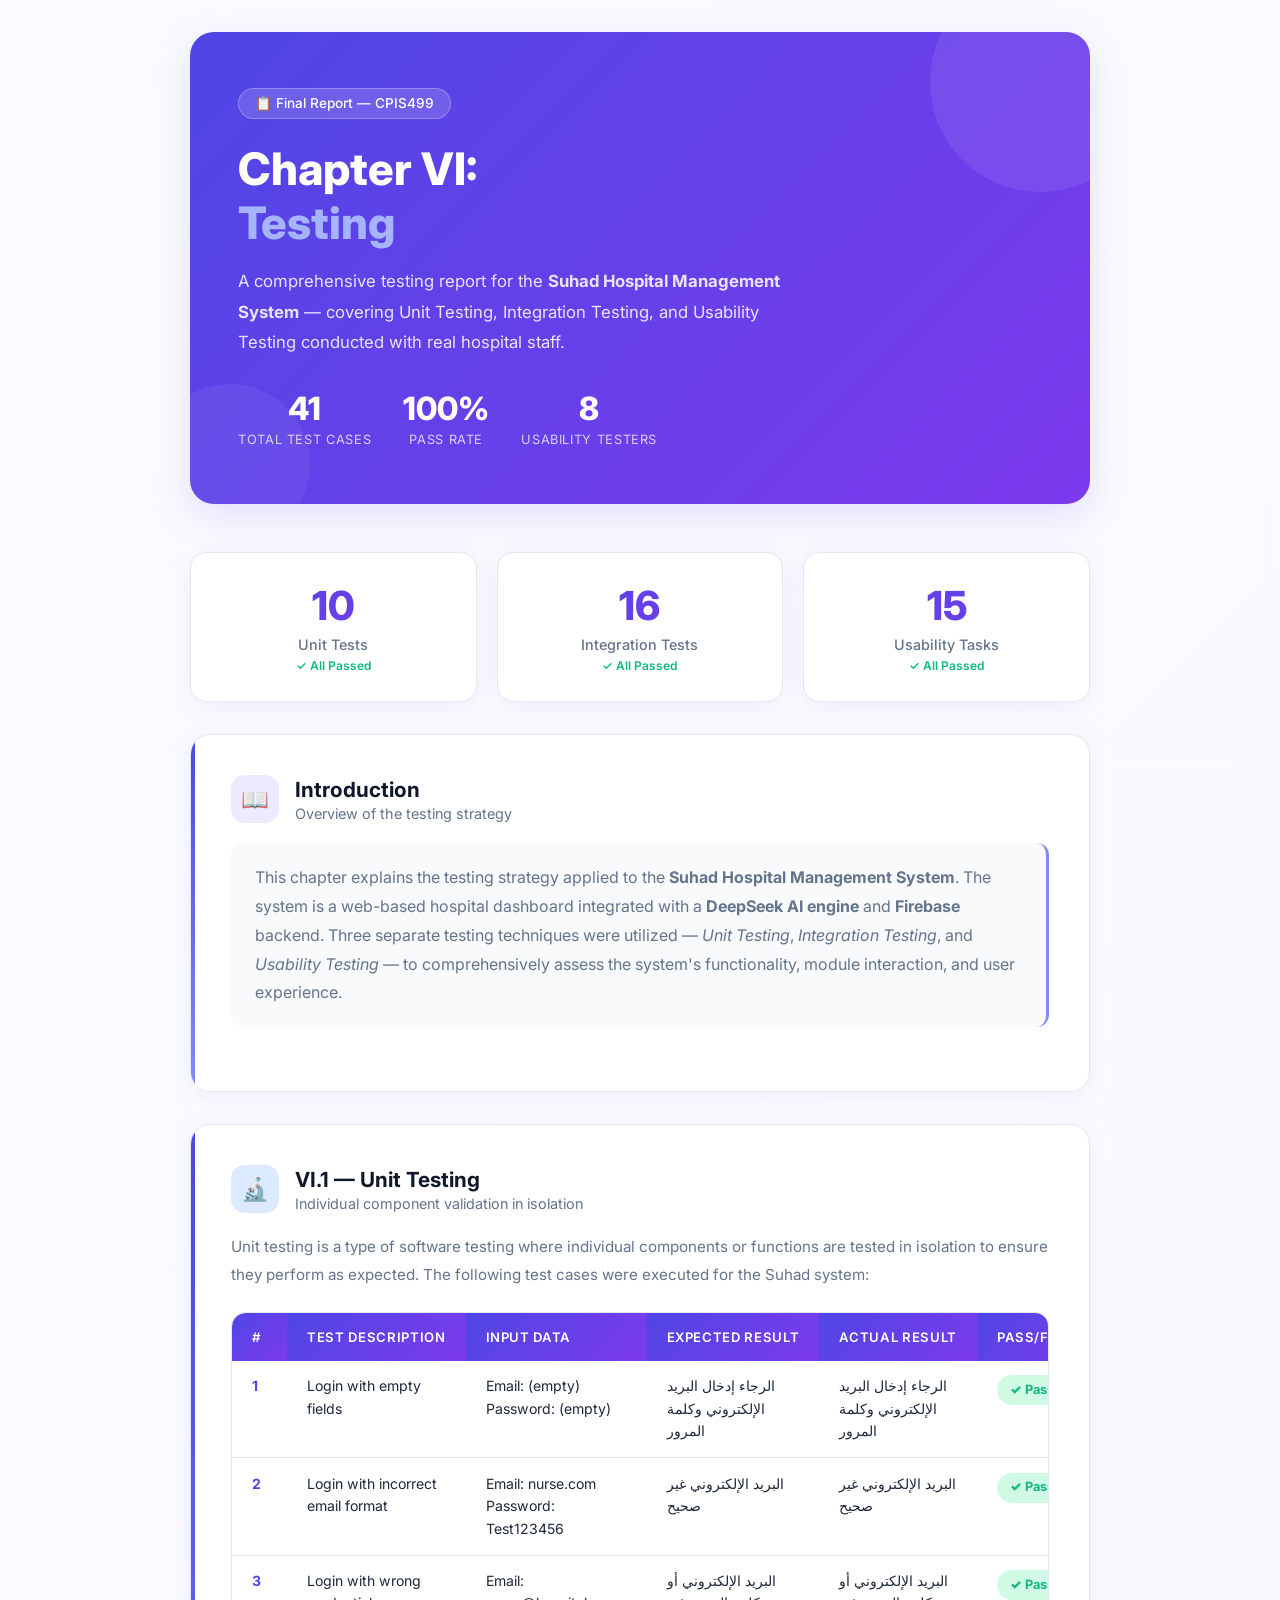
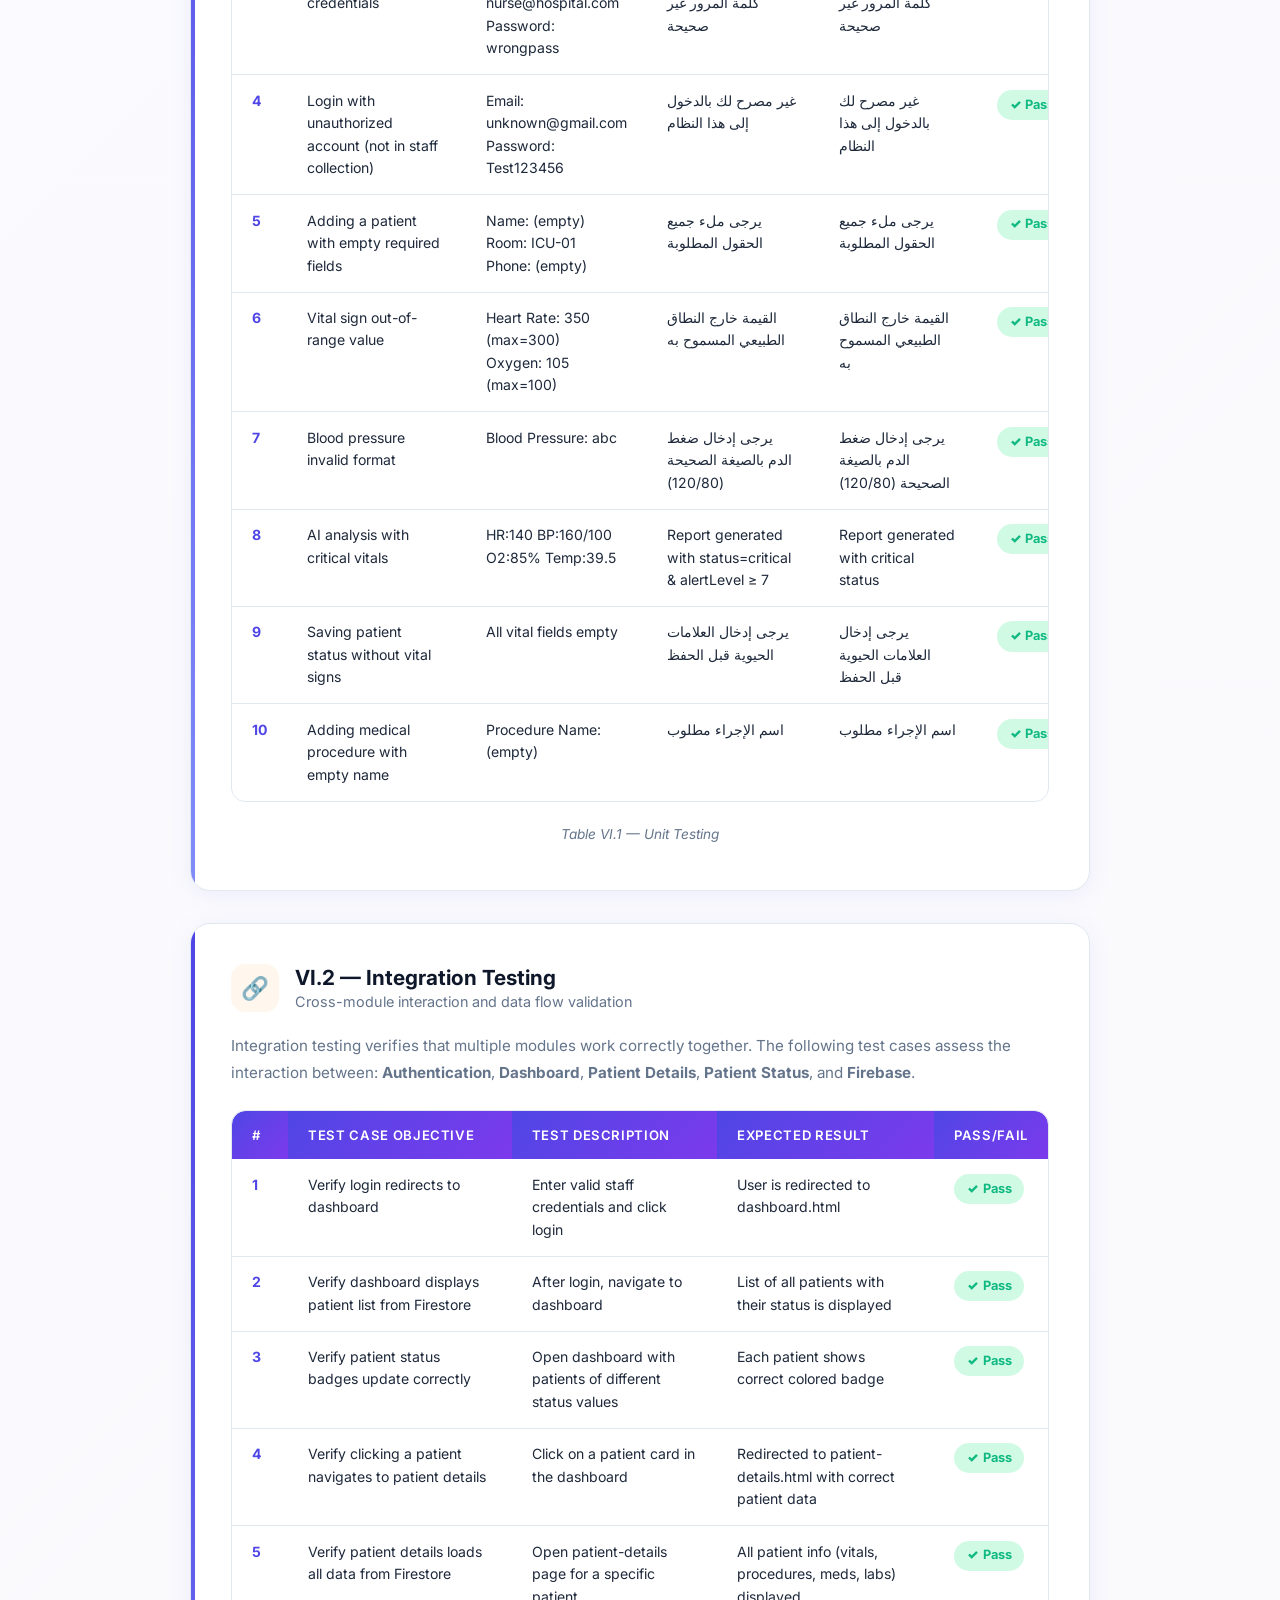
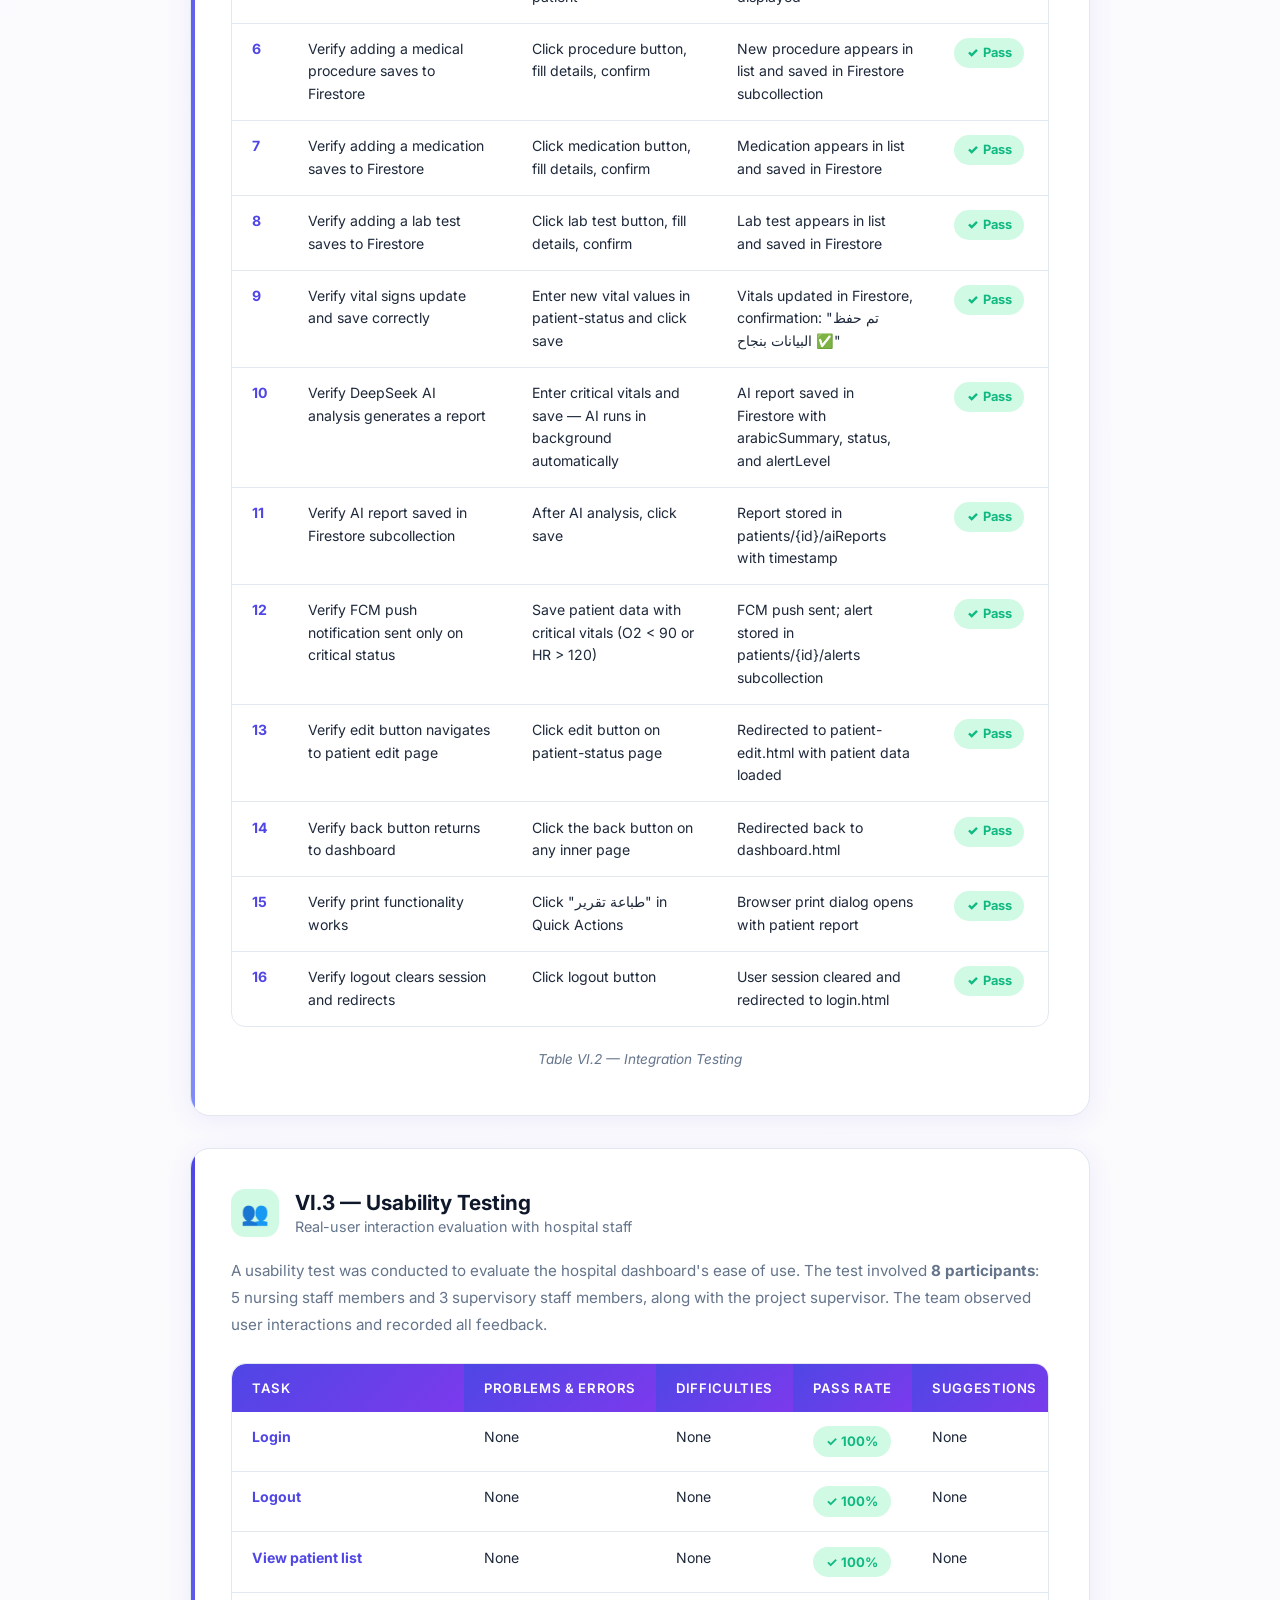
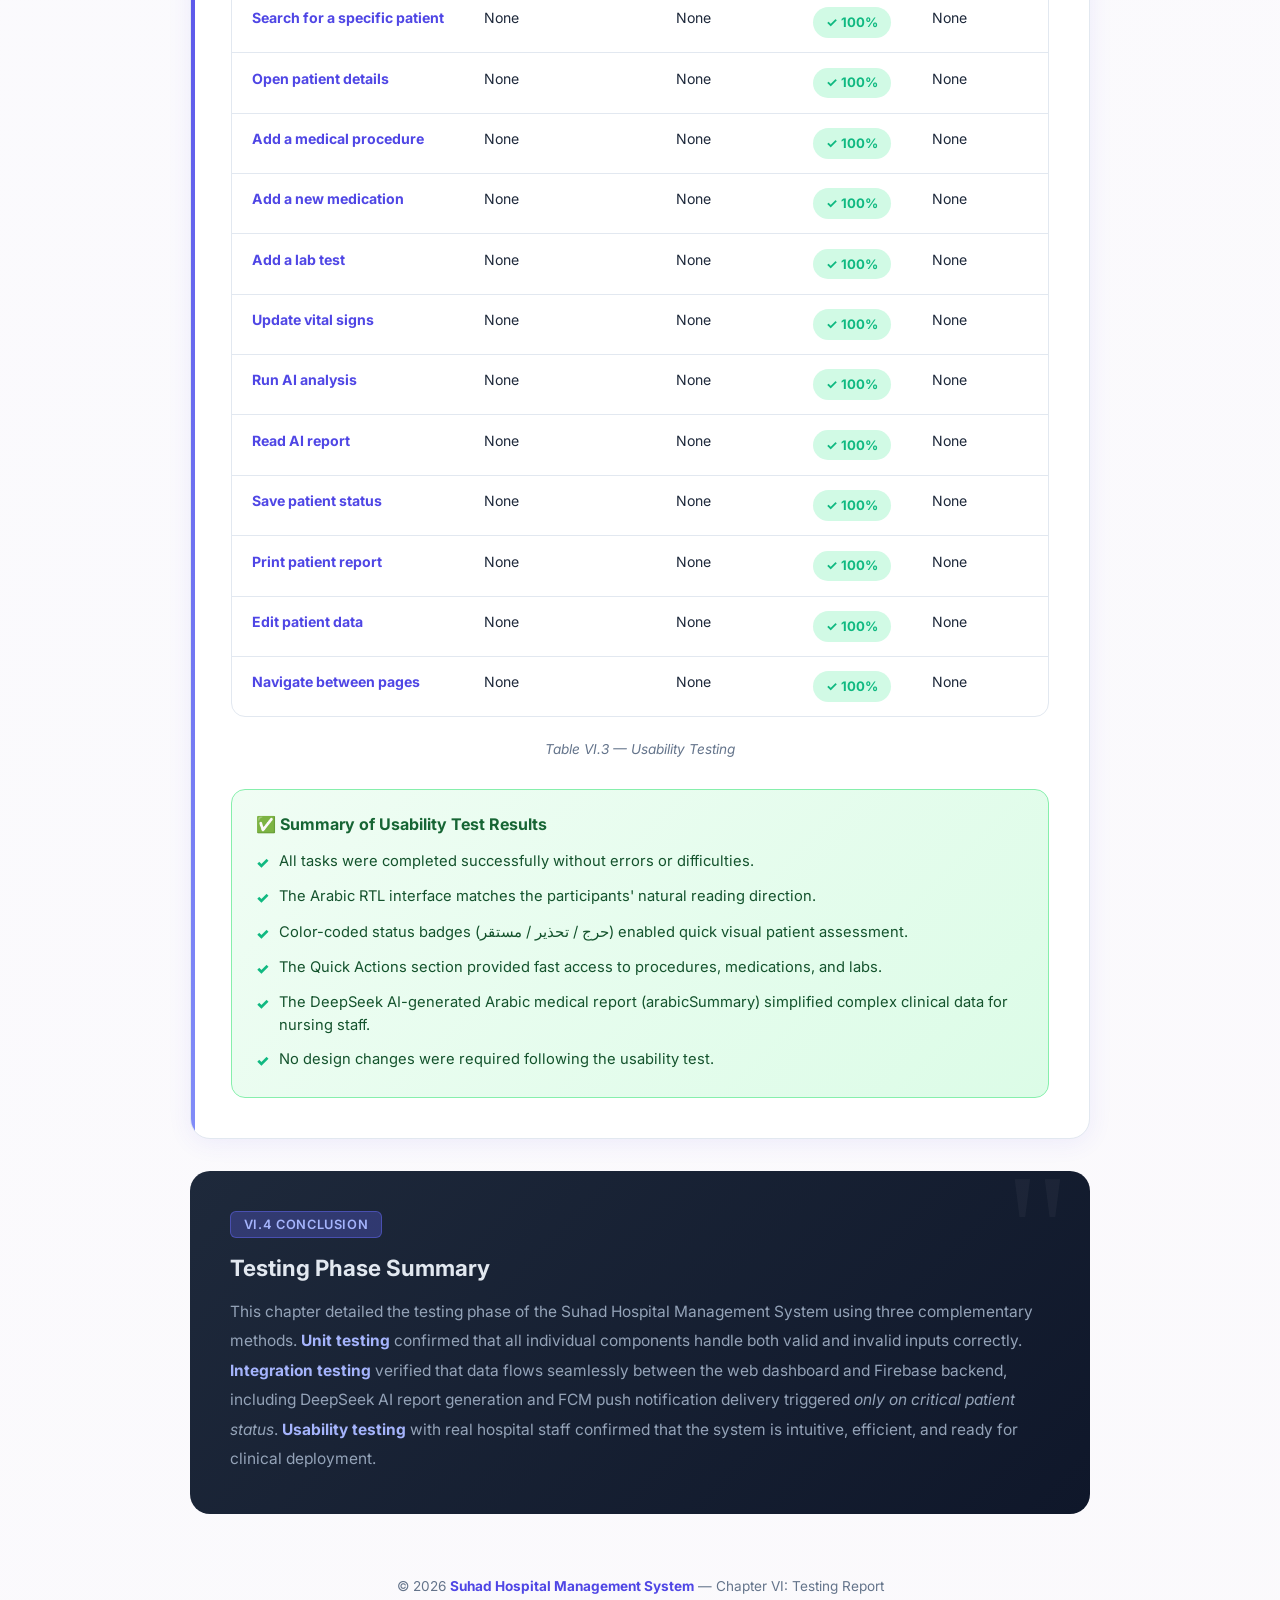
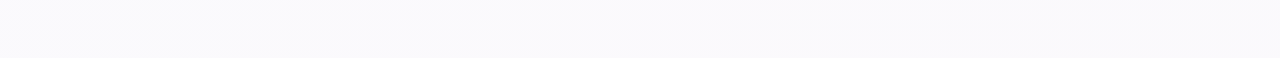
<file: hospital_dashboard/chapter6-testing.html>
<!DOCTYPE html>
<html lang="en" dir="ltr">
<head>
    <meta charset="UTF-8">
    <meta name="viewport" content="width=device-width, initial-scale=1.0">
    <title>Chapter VI: Testing — Suhad Hospital System</title>
    <link href="https://fonts.googleapis.com/css2?family=Inter:wght@300;400;500;600;700;800&family=Cairo:wght@400;600;700&display=swap" rel="stylesheet">
    <style>
        :root {
            --primary: #4f46e5;
            --primary-light: #818cf8;
            --primary-bg: #eef2ff;
            --success: #10b981;
            --success-bg: #d1fae5;
            --warning: #f59e0b;
            --danger: #ef4444;
            --dark: #0f172a;
            --body: #1e293b;
            --muted: #64748b;
            --border: #e2e8f0;
            --surface: #f8fafc;
            --white: #ffffff;
            --shadow: 0 4px 24px rgba(79, 70, 229, 0.08);
            --shadow-lg: 0 12px 40px rgba(79, 70, 229, 0.15);
        }

        * { margin: 0; padding: 0; box-sizing: border-box; }

        body {
            font-family: 'Inter', sans-serif;
            background: linear-gradient(135deg, #667eea08 0%, #764ba208 100%);
            color: var(--body);
            min-height: 100vh;
            padding: 2rem 1rem;
        }

        /* ── Cover / Hero ── */
        .cover {
            max-width: 900px;
            margin: 0 auto 3rem;
            background: linear-gradient(135deg, #4f46e5 0%, #7c3aed 100%);
            border-radius: 24px;
            padding: 3.5rem 3rem;
            color: white;
            position: relative;
            overflow: hidden;
            box-shadow: var(--shadow-lg);
        }
        .cover::before {
            content: '';
            position: absolute;
            top: -60px; right: -60px;
            width: 220px; height: 220px;
            border-radius: 50%;
            background: rgba(255,255,255,0.08);
        }
        .cover::after {
            content: '';
            position: absolute;
            bottom: -40px; left: -40px;
            width: 160px; height: 160px;
            border-radius: 50%;
            background: rgba(255,255,255,0.06);
        }
        .cover-tag {
            display: inline-flex;
            align-items: center;
            gap: 0.5rem;
            background: rgba(255,255,255,0.15);
            border: 1px solid rgba(255,255,255,0.25);
            padding: 0.4rem 1rem;
            border-radius: 100px;
            font-size: 0.85rem;
            font-weight: 500;
            margin-bottom: 1.5rem;
            backdrop-filter: blur(8px);
        }
        .cover h1 {
            font-size: clamp(1.8rem, 4vw, 2.8rem);
            font-weight: 800;
            line-height: 1.2;
            margin-bottom: 1rem;
        }
        .cover h1 span { color: #a5b4fc; }
        .cover p {
            font-size: 1.05rem;
            opacity: 0.85;
            max-width: 560px;
            line-height: 1.8;
            margin-bottom: 2rem;
        }
        .cover-stats {
            display: flex;
            gap: 2rem;
            flex-wrap: wrap;
        }
        .stat-item { text-align: center; }
        .stat-num {
            font-size: 2rem;
            font-weight: 800;
            display: block;
        }
        .stat-label {
            font-size: 0.8rem;
            opacity: 0.75;
            text-transform: uppercase;
            letter-spacing: 0.05em;
        }

        /* ── Container ── */
        .container { max-width: 900px; margin: 0 auto; }

        /* ── Section Card ── */
        .section-card {
            background: var(--white);
            border-radius: 20px;
            padding: 2.5rem;
            margin-bottom: 2rem;
            box-shadow: var(--shadow);
            border: 1px solid var(--border);
            position: relative;
            overflow: hidden;
        }
        .section-card::before {
            content: '';
            position: absolute;
            top: 0; left: 0;
            width: 4px; height: 100%;
            background: linear-gradient(180deg, var(--primary) 0%, var(--primary-light) 100%);
            border-radius: 4px 0 0 4px;
        }

        .section-header {
            display: flex;
            align-items: center;
            gap: 1rem;
            margin-bottom: 1.25rem;
        }
        .section-icon {
            width: 48px; height: 48px;
            border-radius: 14px;
            display: flex;
            align-items: center;
            justify-content: center;
            font-size: 1.4rem;
            flex-shrink: 0;
        }
        .icon-purple { background: #ede9fe; color: #7c3aed; }
        .icon-blue   { background: #dbeafe; color: #2563eb; }
        .icon-green  { background: #d1fae5; color: #059669; }
        .icon-orange { background: #fff7ed; color: #ea580c; }

        .section-title-wrap h2 {
            font-size: 1.3rem;
            font-weight: 700;
            color: var(--dark);
        }
        .section-title-wrap p {
            font-size: 0.9rem;
            color: var(--muted);
            margin-top: 0.2rem;
        }

        .intro-text {
            font-size: 1rem;
            line-height: 1.8;
            color: var(--muted);
            padding: 1.25rem 1.5rem;
            background: var(--surface);
            border-radius: 12px;
            border-right: 3px solid var(--primary-light);
            margin-bottom: 1.5rem;
        }

        /* ── Tables ── */
        .table-wrapper {
            overflow-x: auto;
            border-radius: 14px;
            border: 1px solid var(--border);
            margin-bottom: 1rem;
        }
        table {
            width: 100%;
            border-collapse: collapse;
            font-size: 0.88rem;
        }
        thead th {
            background: linear-gradient(135deg, #4f46e5 0%, #7c3aed 100%);
            color: white;
            padding: 1rem 1.25rem;
            text-align: left;
            font-weight: 600;
            font-size: 0.82rem;
            text-transform: uppercase;
            letter-spacing: 0.05em;
            white-space: nowrap;
        }
        thead th:first-child { border-radius: 14px 0 0 0; }
        thead th:last-child  { border-radius: 0 14px 0 0; }

        tbody tr {
            border-bottom: 1px solid var(--border);
            transition: background 0.15s ease;
        }
        tbody tr:hover { background: #f8faff; }
        tbody tr:last-child { border-bottom: none; }

        tbody td {
            padding: 0.9rem 1.25rem;
            color: var(--body);
            vertical-align: top;
            line-height: 1.6;
        }
        tbody td:first-child {
            font-weight: 700;
            color: var(--primary);
            white-space: nowrap;
        }

        /* Pass Badge */
        .badge-pass {
            display: inline-flex;
            align-items: center;
            gap: 0.3rem;
            padding: 0.3rem 0.8rem;
            background: var(--success-bg);
            color: var(--success);
            border-radius: 100px;
            font-weight: 700;
            font-size: 0.8rem;
            white-space: nowrap;
        }
        .badge-pass::before { content: '✓'; font-weight: 900; }

        .badge-positive {
            display: inline-flex;
            padding: 0.25rem 0.6rem;
            background: #eff6ff;
            color: #2563eb;
            border-radius: 6px;
            font-size: 0.75rem;
            font-weight: 600;
        }

        .badge-100 {
            display: inline-flex;
            align-items: center;
            gap: 0.3rem;
            padding: 0.3rem 0.8rem;
            background: var(--success-bg);
            color: var(--success);
            border-radius: 100px;
            font-weight: 700;
            font-size: 0.82rem;
        }

        /* ── Table Caption ── */
        .table-caption {
            text-align: center;
            font-size: 0.85rem;
            color: var(--muted);
            font-style: italic;
            margin-top: 0.75rem;
            padding: 0.5rem;
        }

        /* ── Summary Box ── */
        .summary-box {
            background: linear-gradient(135deg, #f0fdf4 0%, #dcfce7 100%);
            border: 1px solid #86efac;
            border-radius: 14px;
            padding: 1.5rem;
            margin-top: 1.5rem;
        }
        .summary-box h4 {
            font-size: 1rem;
            font-weight: 700;
            color: #166534;
            margin-bottom: 1rem;
            display: flex;
            align-items: center;
            gap: 0.5rem;
        }
        .summary-list {
            list-style: none;
            display: flex;
            flex-direction: column;
            gap: 0.6rem;
        }
        .summary-list li {
            display: flex;
            align-items: flex-start;
            gap: 0.6rem;
            font-size: 0.92rem;
            color: #14532d;
            line-height: 1.6;
        }
        .summary-list li::before {
            content: '✓';
            color: var(--success);
            font-weight: 900;
            flex-shrink: 0;
            margin-top: 2px;
        }

        /* ── Conclusion Card ── */
        .conclusion-card {
            background: linear-gradient(135deg, #1e293b 0%, #0f172a 100%);
            border-radius: 20px;
            padding: 2.5rem;
            color: white;
            margin-bottom: 2rem;
            position: relative;
            overflow: hidden;
        }
        .conclusion-card::before {
            content: '"';
            position: absolute;
            top: -20px; right: 20px;
            font-size: 10rem;
            color: rgba(255,255,255,0.04);
            font-family: Georgia, serif;
            line-height: 1;
        }
        .conclusion-card .section-tag {
            display: inline-block;
            background: rgba(99,102,241,0.3);
            border: 1px solid rgba(99,102,241,0.5);
            color: #a5b4fc;
            padding: 0.3rem 0.8rem;
            border-radius: 6px;
            font-size: 0.8rem;
            font-weight: 600;
            margin-bottom: 1rem;
            text-transform: uppercase;
            letter-spacing: 0.05em;
        }
        .conclusion-card h2 {
            font-size: 1.4rem;
            font-weight: 700;
            margin-bottom: 1rem;
            color: #e2e8f0;
        }
        .conclusion-card p {
            font-size: 0.97rem;
            line-height: 1.9;
            color: #94a3b8;
        }

        /* ── Overall Stats ── */
        .stats-grid {
            display: grid;
            grid-template-columns: repeat(3, 1fr);
            gap: 1.25rem;
            margin-bottom: 2rem;
        }
        .stat-card {
            background: var(--white);
            border-radius: 16px;
            padding: 1.75rem 1.5rem;
            text-align: center;
            border: 1px solid var(--border);
            box-shadow: var(--shadow);
            transition: transform 0.2s ease, box-shadow 0.2s ease;
        }
        .stat-card:hover {
            transform: translateY(-4px);
            box-shadow: var(--shadow-lg);
        }
        .stat-card-num {
            font-size: 2.5rem;
            font-weight: 800;
            background: linear-gradient(135deg, #4f46e5, #7c3aed);
            -webkit-background-clip: text;
            -webkit-text-fill-color: transparent;
            background-clip: text;
            display: block;
            margin-bottom: 0.4rem;
        }
        .stat-card-label {
            font-size: 0.9rem;
            color: var(--muted);
            font-weight: 500;
        }
        .stat-card-sub {
            font-size: 0.75rem;
            color: var(--success);
            font-weight: 600;
            margin-top: 0.3rem;
        }

        /* ── Footer ── */
        footer {
            text-align: center;
            padding: 2rem;
            color: var(--muted);
            font-size: 0.85rem;
        }
        footer strong { color: var(--primary); }

        /* ── Print ── */
        @media print {
            body { background: white; padding: 0; }
            .cover { border-radius: 0; }
            .section-card { box-shadow: none; border: 1px solid #ddd; }
        }

        @media (max-width: 640px) {
            .stats-grid { grid-template-columns: 1fr; }
            .section-card { padding: 1.5rem; }
            .cover { padding: 2rem 1.5rem; }
            .cover-stats { gap: 1.25rem; }
        }
    </style>
</head>
<body>

    <!-- Cover -->
    <div class="cover">
        <div class="cover-tag">📋 Final Report — CPIS499</div>
        <h1>Chapter VI:<br><span>Testing</span></h1>
        <p>
            A comprehensive testing report for the <strong>Suhad Hospital Management System</strong> —
            covering Unit Testing, Integration Testing, and Usability Testing conducted with real hospital staff.
        </p>
        <div class="cover-stats">
            <div class="stat-item">
                <span class="stat-num">41</span>
                <span class="stat-label">Total Test Cases</span>
            </div>
            <div class="stat-item">
                <span class="stat-num">100%</span>
                <span class="stat-label">Pass Rate</span>
            </div>
            <div class="stat-item">
                <span class="stat-num">8</span>
                <span class="stat-label">Usability Testers</span>
            </div>
        </div>
    </div>

    <div class="container">

        <!-- Overall Stats -->
        <div class="stats-grid">
            <div class="stat-card">
                <span class="stat-card-num">10</span>
                <div class="stat-card-label">Unit Tests</div>
                <div class="stat-card-sub">✓ All Passed</div>
            </div>
            <div class="stat-card">
                <span class="stat-card-num">16</span>
                <div class="stat-card-label">Integration Tests</div>
                <div class="stat-card-sub">✓ All Passed</div>
            </div>
            <div class="stat-card">
                <span class="stat-card-num">15</span>
                <div class="stat-card-label">Usability Tasks</div>
                <div class="stat-card-sub">✓ All Passed</div>
            </div>
        </div>

        <!-- Introduction -->
        <div class="section-card">
            <div class="section-header">
                <div class="section-icon icon-purple">📖</div>
                <div class="section-title-wrap">
                    <h2>Introduction</h2>
                    <p>Overview of the testing strategy</p>
                </div>
            </div>
            <div class="intro-text">
                This chapter explains the testing strategy applied to the <strong>Suhad Hospital Management System</strong>.
                The system is a web-based hospital dashboard integrated with a <strong>DeepSeek AI engine</strong> and <strong>Firebase</strong> backend.
                Three separate testing techniques were utilized — <em>Unit Testing</em>, <em>Integration Testing</em>, and <em>Usability Testing</em> —
                to comprehensively assess the system's functionality, module interaction, and user experience.
            </div>
        </div>

        <!-- VI.1 Unit Testing -->
        <div class="section-card">
            <div class="section-header">
                <div class="section-icon icon-blue">🔬</div>
                <div class="section-title-wrap">
                    <h2>VI.1 — Unit Testing</h2>
                    <p>Individual component validation in isolation</p>
                </div>
            </div>
            <p style="color:var(--muted); font-size:0.95rem; line-height:1.8; margin-bottom:1.5rem;">
                Unit testing is a type of software testing where individual components or functions are tested in isolation
                to ensure they perform as expected. The following test cases were executed for the Suhad system:
            </p>
            <div class="table-wrapper">
                <table>
                    <thead>
                        <tr>
                            <th>#</th>
                            <th>Test Description</th>
                            <th>Input Data</th>
                            <th>Expected Result</th>
                            <th>Actual Result</th>
                            <th>Pass/Fail</th>
                            <th>Remark</th>
                        </tr>
                    </thead>
                    <tbody>
                        <tr>
                            <td>1</td>
                            <td>Login with empty fields</td>
                            <td>Email: (empty) Password: (empty)</td>
                            <td>الرجاء إدخال البريد الإلكتروني وكلمة المرور</td>
                            <td>الرجاء إدخال البريد الإلكتروني وكلمة المرور</td>
                            <td><span class="badge-pass">Pass</span></td>
                            <td><span class="badge-positive">Positive</span></td>
                        </tr>
                        <tr>
                            <td>2</td>
                            <td>Login with incorrect email format</td>
                            <td>Email: nurse.com<br>Password: Test123456</td>
                            <td>البريد الإلكتروني غير صحيح</td>
                            <td>البريد الإلكتروني غير صحيح</td>
                            <td><span class="badge-pass">Pass</span></td>
                            <td><span class="badge-positive">Positive</span></td>
                        </tr>
                        <tr>
                            <td>3</td>
                            <td>Login with wrong credentials</td>
                            <td>Email: nurse@hospital.com<br>Password: wrongpass</td>
                            <td>البريد الإلكتروني أو كلمة المرور غير صحيحة</td>
                            <td>البريد الإلكتروني أو كلمة المرور غير صحيحة</td>
                            <td><span class="badge-pass">Pass</span></td>
                            <td><span class="badge-positive">Positive</span></td>
                        </tr>
                        <tr>
                            <td>4</td>
                            <td>Login with unauthorized account (not in staff collection)</td>
                            <td>Email: unknown@gmail.com<br>Password: Test123456</td>
                            <td>غير مصرح لك بالدخول إلى هذا النظام</td>
                            <td>غير مصرح لك بالدخول إلى هذا النظام</td>
                            <td><span class="badge-pass">Pass</span></td>
                            <td><span class="badge-positive">Positive</span></td>
                        </tr>
                        <tr>
                            <td>5</td>
                            <td>Adding a patient with empty required fields</td>
                            <td>Name: (empty)<br>Room: ICU-01<br>Phone: (empty)</td>
                            <td>يرجى ملء جميع الحقول المطلوبة</td>
                            <td>يرجى ملء جميع الحقول المطلوبة</td>
                            <td><span class="badge-pass">Pass</span></td>
                            <td><span class="badge-positive">Positive</span></td>
                        </tr>
                        <tr>
                            <td>6</td>
                            <td>Vital sign out-of-range value</td>
                            <td>Heart Rate: 350 (max=300)<br>Oxygen: 105 (max=100)</td>
                            <td>القيمة خارج النطاق الطبيعي المسموح به</td>
                            <td>القيمة خارج النطاق الطبيعي المسموح به</td>
                            <td><span class="badge-pass">Pass</span></td>
                            <td><span class="badge-positive">Positive</span></td>
                        </tr>
                        <tr>
                            <td>7</td>
                            <td>Blood pressure invalid format</td>
                            <td>Blood Pressure: abc</td>
                            <td>يرجى إدخال ضغط الدم بالصيغة الصحيحة (120/80)</td>
                            <td>يرجى إدخال ضغط الدم بالصيغة الصحيحة (120/80)</td>
                            <td><span class="badge-pass">Pass</span></td>
                            <td><span class="badge-positive">Positive</span></td>
                        </tr>
                        <tr>
                            <td>8</td>
                            <td>AI analysis with critical vitals</td>
                            <td>HR:140 BP:160/100<br>O2:85% Temp:39.5</td>
                            <td>Report generated with status=critical &amp; alertLevel ≥ 7</td>
                            <td>Report generated with critical status</td>
                            <td><span class="badge-pass">Pass</span></td>
                            <td><span class="badge-positive">Positive</span></td>
                        </tr>
                        <tr>
                            <td>9</td>
                            <td>Saving patient status without vital signs</td>
                            <td>All vital fields empty</td>
                            <td>يرجى إدخال العلامات الحيوية قبل الحفظ</td>
                            <td>يرجى إدخال العلامات الحيوية قبل الحفظ</td>
                            <td><span class="badge-pass">Pass</span></td>
                            <td><span class="badge-positive">Positive</span></td>
                        </tr>
                        <tr>
                            <td>10</td>
                            <td>Adding medical procedure with empty name</td>
                            <td>Procedure Name: (empty)</td>
                            <td>اسم الإجراء مطلوب</td>
                            <td>اسم الإجراء مطلوب</td>
                            <td><span class="badge-pass">Pass</span></td>
                            <td><span class="badge-positive">Positive</span></td>
                        </tr>
                    </tbody>
                </table>
            </div>
            <p class="table-caption">Table VI.1 — Unit Testing</p>
        </div>

        <!-- VI.2 Integration Testing -->
        <div class="section-card">
            <div class="section-header">
                <div class="section-icon icon-orange">🔗</div>
                <div class="section-title-wrap">
                    <h2>VI.2 — Integration Testing</h2>
                    <p>Cross-module interaction and data flow validation</p>
                </div>
            </div>
            <p style="color:var(--muted); font-size:0.95rem; line-height:1.8; margin-bottom:1.5rem;">
                Integration testing verifies that multiple modules work correctly together. The following test cases assess
                the interaction between: <strong>Authentication</strong>, <strong>Dashboard</strong>,
                <strong>Patient Details</strong>, <strong>Patient Status</strong>, and <strong>Firebase</strong>.
            </p>
            <div class="table-wrapper">
                <table>
                    <thead>
                        <tr>
                            <th>#</th>
                            <th>Test Case Objective</th>
                            <th>Test Description</th>
                            <th>Expected Result</th>
                            <th>Pass/Fail</th>
                        </tr>
                    </thead>
                    <tbody>
                        <tr>
                            <td>1</td>
                            <td>Verify login redirects to dashboard</td>
                            <td>Enter valid staff credentials and click login</td>
                            <td>User is redirected to dashboard.html</td>
                            <td><span class="badge-pass">Pass</span></td>
                        </tr>
                        <tr>
                            <td>2</td>
                            <td>Verify dashboard displays patient list from Firestore</td>
                            <td>After login, navigate to dashboard</td>
                            <td>List of all patients with their status is displayed</td>
                            <td><span class="badge-pass">Pass</span></td>
                        </tr>
                        <tr>
                            <td>3</td>
                            <td>Verify patient status badges update correctly</td>
                            <td>Open dashboard with patients of different status values</td>
                            <td>Each patient shows correct colored badge</td>
                            <td><span class="badge-pass">Pass</span></td>
                        </tr>
                        <tr>
                            <td>4</td>
                            <td>Verify clicking a patient navigates to patient details</td>
                            <td>Click on a patient card in the dashboard</td>
                            <td>Redirected to patient-details.html with correct patient data</td>
                            <td><span class="badge-pass">Pass</span></td>
                        </tr>
                        <tr>
                            <td>5</td>
                            <td>Verify patient details loads all data from Firestore</td>
                            <td>Open patient-details page for a specific patient</td>
                            <td>All patient info (vitals, procedures, meds, labs) displayed</td>
                            <td><span class="badge-pass">Pass</span></td>
                        </tr>
                        <tr>
                            <td>6</td>
                            <td>Verify adding a medical procedure saves to Firestore</td>
                            <td>Click procedure button, fill details, confirm</td>
                            <td>New procedure appears in list and saved in Firestore subcollection</td>
                            <td><span class="badge-pass">Pass</span></td>
                        </tr>
                        <tr>
                            <td>7</td>
                            <td>Verify adding a medication saves to Firestore</td>
                            <td>Click medication button, fill details, confirm</td>
                            <td>Medication appears in list and saved in Firestore</td>
                            <td><span class="badge-pass">Pass</span></td>
                        </tr>
                        <tr>
                            <td>8</td>
                            <td>Verify adding a lab test saves to Firestore</td>
                            <td>Click lab test button, fill details, confirm</td>
                            <td>Lab test appears in list and saved in Firestore</td>
                            <td><span class="badge-pass">Pass</span></td>
                        </tr>
                        <tr>
                            <td>9</td>
                            <td>Verify vital signs update and save correctly</td>
                            <td>Enter new vital values in patient-status and click save</td>
                            <td>Vitals updated in Firestore, confirmation: "تم حفظ البيانات بنجاح ✅"</td>
                            <td><span class="badge-pass">Pass</span></td>
                        </tr>
                        <tr>
                            <td>10</td>
                            <td>Verify DeepSeek AI analysis generates a report</td>
                            <td>Enter critical vitals and save — AI runs in background automatically</td>
                            <td>AI report saved in Firestore with arabicSummary, status, and alertLevel</td>
                            <td><span class="badge-pass">Pass</span></td>
                        </tr>
                        <tr>
                            <td>11</td>
                            <td>Verify AI report saved in Firestore subcollection</td>
                            <td>After AI analysis, click save</td>
                            <td>Report stored in patients/{id}/aiReports with timestamp</td>
                            <td><span class="badge-pass">Pass</span></td>
                        </tr>
                        <tr>
                            <td>12</td>
                            <td>Verify FCM push notification sent only on critical status</td>
                            <td>Save patient data with critical vitals (O2 &lt; 90 or HR &gt; 120)</td>
                            <td>FCM push sent; alert stored in patients/{id}/alerts subcollection</td>
                            <td><span class="badge-pass">Pass</span></td>
                        </tr>
                        <tr>
                            <td>13</td>
                            <td>Verify edit button navigates to patient edit page</td>
                            <td>Click edit button on patient-status page</td>
                            <td>Redirected to patient-edit.html with patient data loaded</td>
                            <td><span class="badge-pass">Pass</span></td>
                        </tr>
                        <tr>
                            <td>14</td>
                            <td>Verify back button returns to dashboard</td>
                            <td>Click the back button on any inner page</td>
                            <td>Redirected back to dashboard.html</td>
                            <td><span class="badge-pass">Pass</span></td>
                        </tr>
                        <tr>
                            <td>15</td>
                            <td>Verify print functionality works</td>
                            <td>Click "طباعة تقرير" in Quick Actions</td>
                            <td>Browser print dialog opens with patient report</td>
                            <td><span class="badge-pass">Pass</span></td>
                        </tr>
                        <tr>
                            <td>16</td>
                            <td>Verify logout clears session and redirects</td>
                            <td>Click logout button</td>
                            <td>User session cleared and redirected to login.html</td>
                            <td><span class="badge-pass">Pass</span></td>
                        </tr>
                    </tbody>
                </table>
            </div>
            <p class="table-caption">Table VI.2 — Integration Testing</p>
        </div>

        <!-- VI.3 Usability Testing -->
        <div class="section-card">
            <div class="section-header">
                <div class="section-icon icon-green">👥</div>
                <div class="section-title-wrap">
                    <h2>VI.3 — Usability Testing</h2>
                    <p>Real-user interaction evaluation with hospital staff</p>
                </div>
            </div>
            <p style="color:var(--muted); font-size:0.95rem; line-height:1.8; margin-bottom:1.5rem;">
                A usability test was conducted to evaluate the hospital dashboard's ease of use. The test involved
                <strong>8 participants</strong>: 5 nursing staff members and 3 supervisory staff members, along with the project supervisor.
                The team observed user interactions and recorded all feedback.
            </p>
            <div class="table-wrapper">
                <table>
                    <thead>
                        <tr>
                            <th>Task</th>
                            <th>Problems & Errors</th>
                            <th>Difficulties</th>
                            <th>Pass Rate</th>
                            <th>Suggestions</th>
                        </tr>
                    </thead>
                    <tbody>
                        <tr><td>Login</td><td>None</td><td>None</td><td><span class="badge-100">✓ 100%</span></td><td>None</td></tr>
                        <tr><td>Logout</td><td>None</td><td>None</td><td><span class="badge-100">✓ 100%</span></td><td>None</td></tr>
                        <tr><td>View patient list</td><td>None</td><td>None</td><td><span class="badge-100">✓ 100%</span></td><td>None</td></tr>
                        <tr><td>Search for a specific patient</td><td>None</td><td>None</td><td><span class="badge-100">✓ 100%</span></td><td>None</td></tr>
                        <tr><td>Open patient details</td><td>None</td><td>None</td><td><span class="badge-100">✓ 100%</span></td><td>None</td></tr>
                        <tr><td>Add a medical procedure</td><td>None</td><td>None</td><td><span class="badge-100">✓ 100%</span></td><td>None</td></tr>
                        <tr><td>Add a new medication</td><td>None</td><td>None</td><td><span class="badge-100">✓ 100%</span></td><td>None</td></tr>
                        <tr><td>Add a lab test</td><td>None</td><td>None</td><td><span class="badge-100">✓ 100%</span></td><td>None</td></tr>
                        <tr><td>Update vital signs</td><td>None</td><td>None</td><td><span class="badge-100">✓ 100%</span></td><td>None</td></tr>
                        <tr><td>Run AI analysis</td><td>None</td><td>None</td><td><span class="badge-100">✓ 100%</span></td><td>None</td></tr>
                        <tr><td>Read AI report</td><td>None</td><td>None</td><td><span class="badge-100">✓ 100%</span></td><td>None</td></tr>
                        <tr><td>Save patient status</td><td>None</td><td>None</td><td><span class="badge-100">✓ 100%</span></td><td>None</td></tr>
                        <tr><td>Print patient report</td><td>None</td><td>None</td><td><span class="badge-100">✓ 100%</span></td><td>None</td></tr>
                        <tr><td>Edit patient data</td><td>None</td><td>None</td><td><span class="badge-100">✓ 100%</span></td><td>None</td></tr>
                        <tr><td>Navigate between pages</td><td>None</td><td>None</td><td><span class="badge-100">✓ 100%</span></td><td>None</td></tr>
                    </tbody>
                </table>
            </div>
            <p class="table-caption">Table VI.3 — Usability Testing</p>

            <div class="summary-box">
                <h4>✅ Summary of Usability Test Results</h4>
                <ul class="summary-list">
                    <li>All tasks were completed successfully without errors or difficulties.</li>
                    <li>The Arabic RTL interface matches the participants' natural reading direction.</li>
                    <li>Color-coded status badges (حرج / تحذير / مستقر) enabled quick visual patient assessment.</li>
                    <li>The Quick Actions section provided fast access to procedures, medications, and labs.</li>
                    <li>The DeepSeek AI-generated Arabic medical report (arabicSummary) simplified complex clinical data for nursing staff.</li>
                    <li>No design changes were required following the usability test.</li>
                </ul>
            </div>
        </div>

        <!-- VI.4 Conclusion -->
        <div class="conclusion-card">
            <span class="section-tag">VI.4 Conclusion</span>
            <h2>Testing Phase Summary</h2>
            <p>
                This chapter detailed the testing phase of the Suhad Hospital Management System using three complementary methods.
                <strong style="color:#a5b4fc;">Unit testing</strong> confirmed that all individual components handle both valid and invalid inputs correctly.
                <strong style="color:#a5b4fc;">Integration testing</strong> verified that data flows seamlessly between the web dashboard and Firebase backend,
                including DeepSeek AI report generation and FCM push notification delivery triggered <em>only on critical patient status</em>.
                <strong style="color:#a5b4fc;">Usability testing</strong> with real hospital staff confirmed that the system is intuitive,
                efficient, and ready for clinical deployment.
            </p>
        </div>

        <footer>
            <p>© 2026 <strong>Suhad Hospital Management System</strong> — Chapter VI: Testing Report</p>
        </footer>

    </div>

</body>
</html>
</file>
